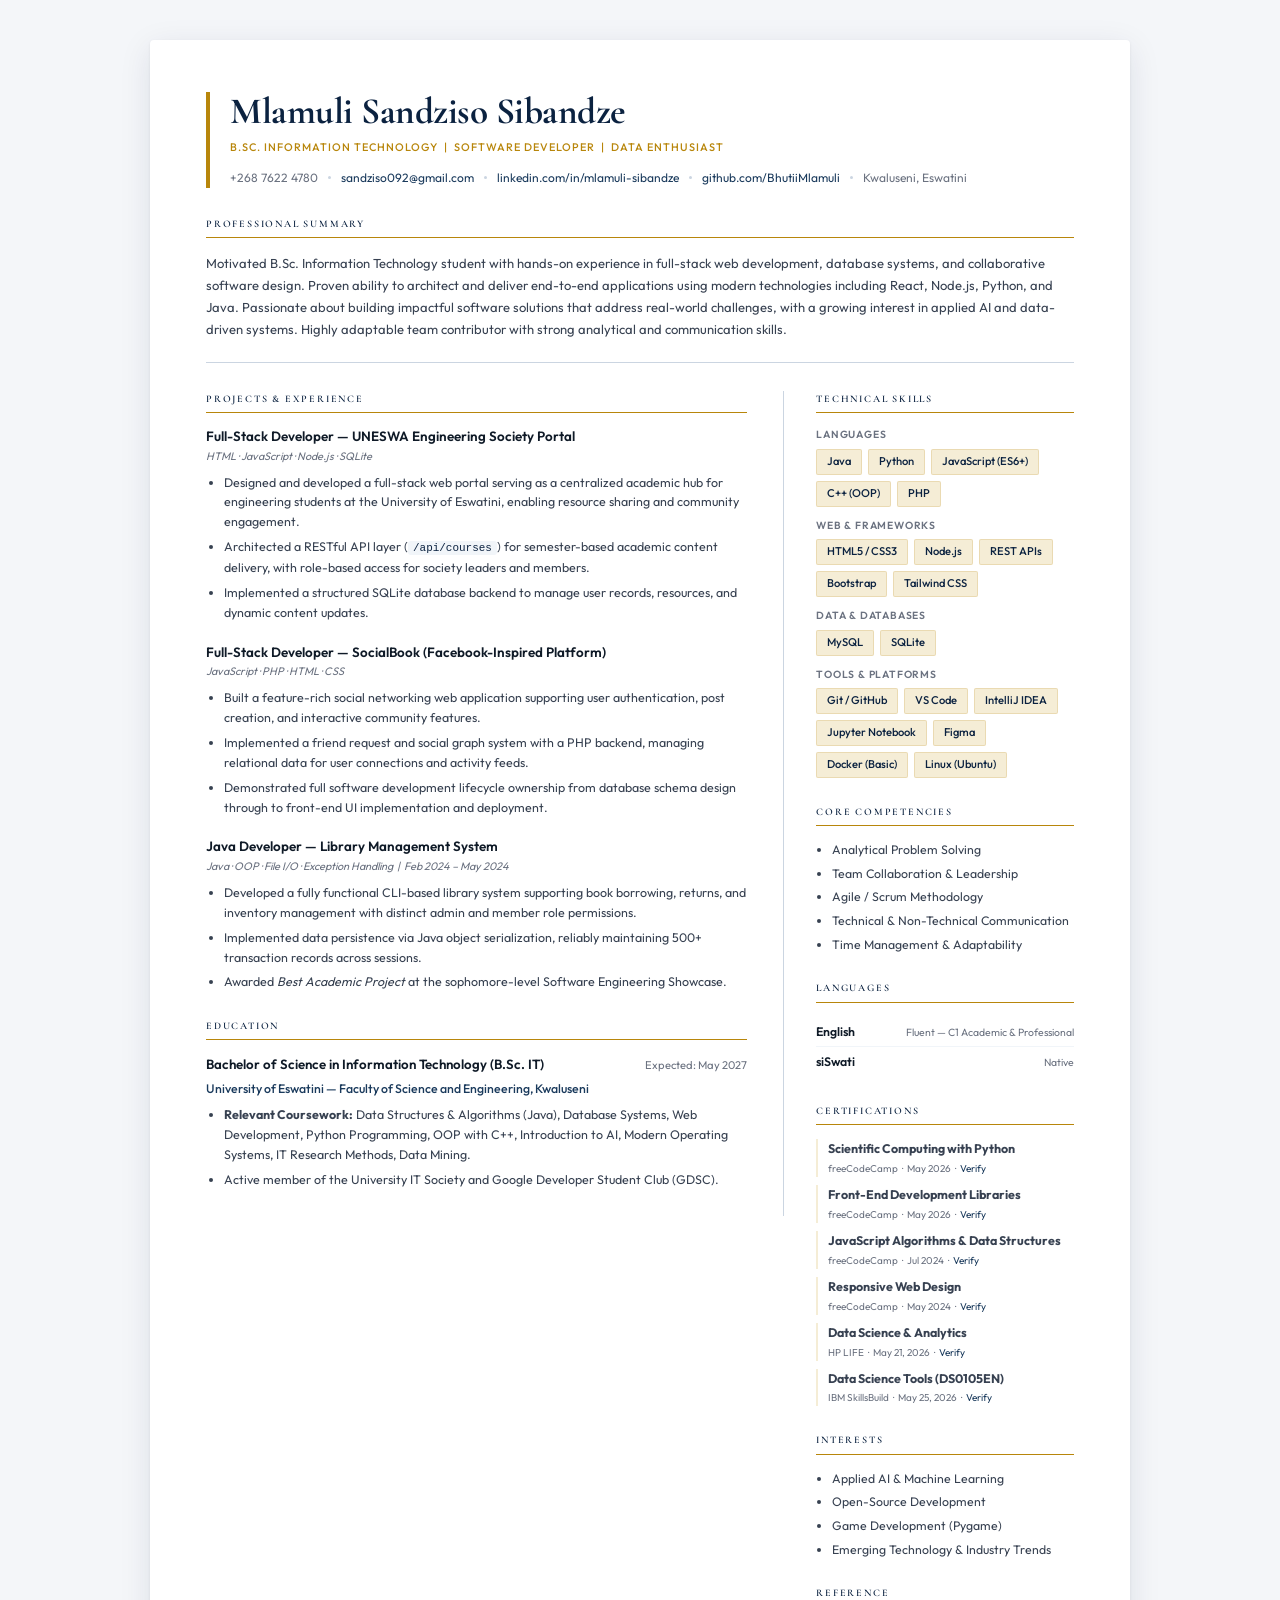
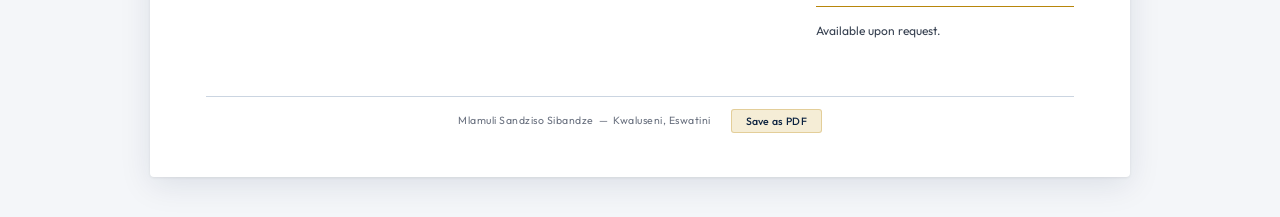
<file: index.html>
<!DOCTYPE html>
<html lang="en">
<head>
  <meta charset="UTF-8">
  <meta name="viewport" content="width=device-width, initial-scale=1.0">
  <title>Mlamuli Sandziso Sibandze — Software Developer</title>
  <link rel="preconnect" href="https://fonts.googleapis.com">
  <link rel="preconnect" href="https://fonts.gstatic.com" crossorigin>
  <link href="https://fonts.googleapis.com/css2?family=Cormorant+Garamond:wght@400;600;700&family=Outfit:wght@300;400;500;600&display=swap" rel="stylesheet">
  <style>
/* ========== RESET ========== */
*, *::before, *::after {
  margin: 0;
  padding: 0;
  box-sizing: border-box;
}

/* ========== DESIGN TOKENS ========== */
:root {
  --navy:       #0B2240;
  --navy-mid:   #1A3A5C;
  --accent:     #B8860B;
  --accent-light: #F5EDD6;
  --text-dark:  #0F1A27;
  --text-mid:   #374151;
  --text-muted: #6B7280;
  --border:     #D1D5DB;
  --bg-page:    #F4F6F9;
  --bg-card:    #FFFFFF;
  --rule-color: #CBD5E1;
}

/* ========== BASE ========== */
body {
  font-family: 'Outfit', 'Segoe UI', sans-serif;
  font-weight: 400;
  font-size: 14px;
  line-height: 1.6;
  color: var(--text-mid);
  background: var(--bg-page);
  padding: 40px 20px;
}

a {
  color: var(--navy-mid);
  text-decoration: none;
}

a:hover {
  color: var(--accent);
  text-decoration: underline;
}

code {
  font-family: 'Courier New', monospace;
  font-size: 0.88em;
  background: #F1F5F9;
  padding: 1px 5px;
  border-radius: 3px;
  color: var(--navy);
}

/* ========== CONTAINER ========== */
.container {
  max-width: 980px;
  margin: 0 auto;
  background: var(--bg-card);
  border-radius: 4px;
  box-shadow:
    0 1px 3px rgba(0,0,0,0.07),
    0 8px 32px rgba(11,34,64,0.10);
  padding: 52px 56px 44px;
}

/* ========== HEADER ========== */
.header {
  margin-bottom: 28px;
  border-left: 4px solid var(--accent);
  padding-left: 20px;
}

h1 {
  font-family: 'Cormorant Garamond', Georgia, serif;
  font-size: 2.65em;
  font-weight: 700;
  color: var(--navy);
  letter-spacing: -0.5px;
  line-height: 1.1;
  margin-bottom: 6px;
}

.tagline {
  font-size: 0.92em;
  font-weight: 500;
  color: var(--accent);
  letter-spacing: 0.3px;
  margin-bottom: 12px;
  text-transform: uppercase;
  font-size: 0.78em;
  letter-spacing: 1px;
}

.contact {
  display: flex;
  flex-wrap: wrap;
  align-items: center;
  gap: 6px 0;
  font-size: 0.86em;
  color: var(--text-muted);
}

.contact span,
.contact a {
  color: var(--text-muted);
  white-space: nowrap;
}

.contact a {
  color: var(--navy-mid);
}

.dot {
  display: inline-block;
  width: 3px;
  height: 3px;
  border-radius: 50%;
  background: var(--rule-color);
  margin: 0 10px;
  vertical-align: middle;
  flex-shrink: 0;
}

/* ========== DIVIDER ========== */
.divider {
  height: 1px;
  background: var(--rule-color);
  margin: 0 0 28px;
}

/* ========== TWO-COLUMN ========== */
.two-column {
  display: flex;
  gap: 0;
  align-items: flex-start;
}

.left  {
  flex: 2.1;
  min-width: 0;
  padding-right: 36px;
  border-right: 1px solid var(--rule-color);
}

.right {
  flex: 1;
  min-width: 0;
  padding-left: 32px;
}

/* ========== SECTION ========== */
.section {
  margin-bottom: 26px;
}

.full-width {
  margin-bottom: 22px;
}

h2.section-title {
  font-family: 'Cormorant Garamond', Georgia, serif;
  font-size: 0.72em;
  font-weight: 600;
  color: var(--navy);
  letter-spacing: 1.8px;
  text-transform: uppercase;
  padding-bottom: 5px;
  margin-bottom: 14px;
  border-bottom: 1.5px solid var(--accent);
}

/* ========== SUMMARY ========== */
.summary-text {
  font-size: 0.93em;
  color: var(--text-mid);
  line-height: 1.7;
}

/* ========== EXPERIENCE / PROJECTS ========== */
.exp-item {
  margin-bottom: 20px;
}

.exp-item:last-child {
  margin-bottom: 0;
}

.exp-header {
  display: flex;
  flex-direction: column;
  gap: 2px;
  margin-bottom: 7px;
}

.exp-header strong {
  font-size: 0.96em;
  font-weight: 600;
  color: var(--text-dark);
  line-height: 1.4;
}

.tech-stack {
  font-size: 0.78em;
  color: var(--text-muted);
  font-weight: 400;
  font-style: italic;
}

ul {
  padding-left: 18px;
  margin: 0;
}

li {
  margin-bottom: 5px;
  font-size: 0.89em;
  color: var(--text-mid);
  line-height: 1.6;
}

li:last-child {
  margin-bottom: 0;
}

/* ========== EDUCATION ========== */
.edu-item {
  margin-bottom: 10px;
}

.edu-header {
  display: flex;
  justify-content: space-between;
  align-items: baseline;
  flex-wrap: wrap;
  gap: 4px;
  margin-bottom: 3px;
}

.edu-header strong {
  font-size: 0.95em;
  font-weight: 600;
  color: var(--text-dark);
}

.edu-date {
  font-size: 0.8em;
  color: var(--text-muted);
  white-space: nowrap;
}

.edu-institution {
  font-size: 0.88em;
  color: var(--navy-mid);
  margin-bottom: 7px;
  font-weight: 500;
}

/* ========== CERTIFICATIONS ========== */
.cert-item {
  font-size: 0.89em;
  color: var(--text-mid);
  margin-bottom: 8px;
  padding-left: 10px;
  border-left: 2px solid var(--accent-light);
}

.cert-note {
  display: block;
  font-size: 0.85em;
  color: var(--text-muted);
  font-style: italic;
}

.cert-meta {
  display: block;
  font-size: 0.8em;
  color: var(--text-muted);
  margin-top: 2px;
}

/* ========== SKILL CATEGORIES ========== */
.skill-category {
  margin-bottom: 11px;
}

.skill-label {
  display: block;
  font-size: 0.74em;
  font-weight: 600;
  color: var(--text-muted);
  text-transform: uppercase;
  letter-spacing: 0.8px;
  margin-bottom: 5px;
}

.skill-list {
  display: flex;
  flex-wrap: wrap;
  gap: 6px;
}

.skill {
  background: var(--accent-light);
  color: var(--navy);
  padding: 3px 10px;
  border-radius: 2px;
  font-size: 0.8em;
  font-weight: 500;
  border: 1px solid rgba(184,134,11,0.18);
  transition: background 0.15s;
}

.skill:hover {
  background: #EDD99A;
}

/* ========== PLAIN LIST ========== */
.plain-list {
  padding-left: 16px;
  list-style: disc;
}

.plain-list li {
  margin-bottom: 4px;
  font-size: 0.88em;
}

/* ========== LANGUAGES ========== */
.language-item {
  display: flex;
  justify-content: space-between;
  align-items: baseline;
  font-size: 0.88em;
  padding: 5px 0;
  border-bottom: 1px solid #F1F5F9;
}

.language-item:last-child {
  border-bottom: none;
}

.lang-name {
  font-weight: 600;
  color: var(--text-dark);
}

.lang-level {
  font-size: 0.85em;
  color: var(--text-muted);
}

/* ========== REFERENCE ========== */
.reference-text {
  font-size: 0.86em;
  color: var(--text-mid);
  line-height: 1.7;
}

/* ========== FOOTER ========== */
.footer {
  margin-top: 28px;
  text-align: center;
}

.footer-line {
  height: 1px;
  background: var(--rule-color);
  margin-bottom: 12px;
}

.footer-inner {
  display: flex;
  justify-content: center;
  align-items: center;
  gap: 20px;
  flex-wrap: wrap;
}

.footer span {
  font-size: 0.75em;
  color: var(--text-muted);
  letter-spacing: 0.5px;
}

.print-btn {
  font-family: 'Outfit', sans-serif;
  font-size: 0.75em;
  font-weight: 500;
  color: var(--navy);
  background: var(--accent-light);
  border: 1px solid rgba(184,134,11,0.3);
  border-radius: 3px;
  padding: 4px 14px;
  cursor: pointer;
  transition: background 0.15s;
  letter-spacing: 0.3px;
}

.print-btn:hover {
  background: #EDD99A;
}

/* ========== RESPONSIVE ========== */
@media (max-width: 720px) {
  body {
    padding: 16px 12px;
  }

  .container {
    padding: 28px 22px;
  }

  h1 {
    font-size: 2em;
  }

  .two-column {
    flex-direction: column;
    gap: 0;
  }

  .left {
    padding-right: 0;
    border-right: none;
    border-bottom: 1px solid var(--rule-color);
    padding-bottom: 24px;
    margin-bottom: 24px;
  }

  .right {
    padding-left: 0;
  }

  .edu-header {
    flex-direction: column;
  }

  .contact {
    gap: 4px;
  }

  .dot {
    display: none;
  }

  .contact span,
  .contact a {
    display: block;
    width: 100%;
  }
}

/* ========== PRINT ========== */
@media print {
  body {
    background: white;
    padding: 0;
    font-size: 12px;
  }

  .container {
    box-shadow: none;
    padding: 24px 28px;
    border-radius: 0;
    max-width: 100%;
  }

  h1 {
    font-size: 2.1em;
  }

  .print-btn {
    display: none;
  }

  .left {
    padding-right: 28px;
    border-right: 1px solid #ccc;
  }

  .right {
    padding-left: 28px;
  }

  .skill {
    border: 1px solid #ccc;
    background: #F8F8F8;
  }

  .skill:hover {
    background: #F8F8F8;
  }

  a {
    color: var(--navy-mid);
    text-decoration: none;
  }
  .exp-item,
  .cert-item {
    page-break-inside: avoid;
  }

  .section-title {
    page-break-after: avoid;
  }
}
  </style>
</head>
<body>
  <div class="container">

    <!-- HEADER -->
    <header class="header">
      <h1>Mlamuli Sandziso Sibandze</h1>
      <div class="tagline">B.Sc. Information Technology &nbsp;|&nbsp; Software Developer &nbsp;|&nbsp; Data Enthusiast</div>
      <div class="contact">
        <span>+268 7622 4780</span>
        <span class="dot"></span>
        <a href="mailto:sandziso092@gmail.com">sandziso092@gmail.com</a>
        <span class="dot"></span>
        <a href="https://linkedin.com/in/mlamuli-sibandze-a154a9291/" target="_blank">linkedin.com/in/mlamuli-sibandze</a>
        <span class="dot"></span>
        <a href="https://github.com/BhutiiMlamuli" target="_blank">github.com/BhutiiMlamuli</a>
        <span class="dot"></span>
        <span>Kwaluseni, Eswatini</span>
      </div>
    </header>

    <!-- SUMMARY -->
    <section class="section full-width">
      <h2 class="section-title">Professional Summary</h2>
      <p class="summary-text">
        Motivated B.Sc. Information Technology student with hands-on experience in full-stack web development, database systems, and collaborative software design. Proven ability to architect and deliver end-to-end applications using modern technologies including React, Node.js, Python, and Java. Passionate about building impactful software solutions that address real-world challenges, with a growing interest in applied AI and data-driven systems. Highly adaptable team contributor with strong analytical and communication skills.
      </p>
    </section>

    <div class="divider"></div>

    <!-- TWO-COLUMN BODY -->
    <div class="two-column">

      <!-- LEFT: Main content -->
      <div class="left">

        <!-- PROJECTS & EXPERIENCE -->
        <section class="section">
          <h2 class="section-title">Projects &amp; Experience</h2>

          <div class="exp-item">
            <div class="exp-header">
              <strong>Full-Stack Developer — UNESWA Engineering Society Portal</strong>
              <span class="tech-stack">HTML · JavaScript · Node.js · SQLite</span>
            </div>
            <ul>
              <li>Designed and developed a full-stack web portal serving as a centralized academic hub for engineering students at the University of Eswatini, enabling resource sharing and community engagement.</li>
              <li>Architected a RESTful API layer (<code>/api/courses</code>) for semester-based academic content delivery, with role-based access for society leaders and members.</li>
              <li>Implemented a structured SQLite database backend to manage user records, resources, and dynamic content updates.</li>
            </ul>
          </div>

          <div class="exp-item">
            <div class="exp-header">
              <strong>Full-Stack Developer — SocialBook (Facebook-Inspired Platform)</strong>
              <span class="tech-stack">JavaScript · PHP · HTML · CSS</span>
            </div>
            <ul>
              <li>Built a feature-rich social networking web application supporting user authentication, post creation, and interactive community features.</li>
              <li>Implemented a friend request and social graph system with a PHP backend, managing relational data for user connections and activity feeds.</li>
              <li>Demonstrated full software development lifecycle ownership from database schema design through to front-end UI implementation and deployment.</li>
            </ul>
          </div>

          <div class="exp-item">
            <div class="exp-header">
              <strong>Java Developer — Library Management System</strong>
              <span class="tech-stack">Java · OOP · File I/O · Exception Handling &nbsp;|&nbsp; Feb 2024 – May 2024</span>
            </div>
            <ul>
              <li>Developed a fully functional CLI-based library system supporting book borrowing, returns, and inventory management with distinct admin and member role permissions.</li>
              <li>Implemented data persistence via Java object serialization, reliably maintaining 500+ transaction records across sessions.</li>
              <li>Awarded <em>Best Academic Project</em> at the sophomore-level Software Engineering Showcase.</li>
            </ul>
          </div>
        </section>

        <!-- EDUCATION -->
        <section class="section">
          <h2 class="section-title">Education</h2>
          <div class="edu-item">
            <div class="edu-header">
              <strong>Bachelor of Science in Information Technology (B.Sc. IT)</strong>
              <span class="edu-date">Expected: May 2027</span>
            </div>
            <div class="edu-institution">University of Eswatini — Faculty of Science and Engineering, Kwaluseni</div>
            <ul>
              <li><strong>Relevant Coursework:</strong> Data Structures &amp; Algorithms (Java), Database Systems, Web Development, Python Programming, OOP with C++, Introduction to AI, Modern Operating Systems, IT Research Methods, Data Mining.</li>
              <li>Active member of the University IT Society and Google Developer Student Club (GDSC).</li>
            </ul>
          </div>
        </section>

      </div>

      <!-- RIGHT COLUMN -->
      <div class="right">

        <!-- TECHNICAL SKILLS -->
        <section class="section">
          <h2 class="section-title">Technical Skills</h2>
          <div class="skill-category">
            <span class="skill-label">Languages</span>
            <div class="skill-list">
              <span class="skill">Java</span>
              <span class="skill">Python</span>
              <span class="skill">JavaScript (ES6+)</span>
              <span class="skill">C++ (OOP)</span>
              <span class="skill">PHP</span>
            </div>
          </div>
          <div class="skill-category">
            <span class="skill-label">Web &amp; Frameworks</span>
            <div class="skill-list">
              <span class="skill">HTML5 / CSS3</span>
              <span class="skill">Node.js</span>
              <span class="skill">REST APIs</span>
              <span class="skill">Bootstrap</span>
              <span class="skill">Tailwind CSS</span>
            </div>
          </div>
          <div class="skill-category">
            <span class="skill-label">Data &amp; Databases</span>
            <div class="skill-list">
              <span class="skill">MySQL</span>
              <span class="skill">SQLite</span>
            </div>
          </div>
          <div class="skill-category">
            <span class="skill-label">Tools &amp; Platforms</span>
            <div class="skill-list">
              <span class="skill">Git / GitHub</span>
              <span class="skill">VS Code</span>
              <span class="skill">IntelliJ IDEA</span>
              <span class="skill">Jupyter Notebook</span>
              <span class="skill">Figma</span>
              <span class="skill">Docker (Basic)</span>
              <span class="skill">Linux (Ubuntu)</span>
            </div>
          </div>
        </section>

        <!-- SOFT SKILLS -->
        <section class="section">
          <h2 class="section-title">Core Competencies</h2>
          <ul class="plain-list">
            <li>Analytical Problem Solving</li>
            <li>Team Collaboration &amp; Leadership</li>
            <li>Agile / Scrum Methodology</li>
            <li>Technical &amp; Non-Technical Communication</li>
            <li>Time Management &amp; Adaptability</li>
          </ul>
        </section>

        <!-- LANGUAGES -->
        <section class="section">
          <h2 class="section-title">Languages</h2>
          <div class="language-item">
            <span class="lang-name">English</span>
            <span class="lang-level">Fluent — C1 Academic &amp; Professional</span>
          </div>
          <div class="language-item">
            <span class="lang-name">siSwati</span>
            <span class="lang-level">Native</span>
          </div>

        </section>

        <!-- CERTIFICATIONS -->
        <section class="section">
          <h2 class="section-title">Certifications</h2>
          <div class="cert-item">
            <strong>Scientific Computing with Python</strong>
            <span class="cert-meta">freeCodeCamp &nbsp;·&nbsp; May 2026 &nbsp;·&nbsp; <a href="https://freecodecamp.org/certification/bhutiimlamuli/scientific-computing-with-python-v7" target="_blank">Verify</a></span>
          </div>
          <div class="cert-item">
            <strong>Front-End Development Libraries</strong>
            <span class="cert-meta">freeCodeCamp &nbsp;·&nbsp; May 2026 &nbsp;·&nbsp; <a href="https://freecodecamp.org/certification/bhutiimlamuli/front-end-development-libraries" target="_blank">Verify</a></span>
          </div>
          <div class="cert-item">
            <strong>JavaScript Algorithms &amp; Data Structures</strong>
            <span class="cert-meta">freeCodeCamp &nbsp;·&nbsp; Jul 2024 &nbsp;·&nbsp; <a href="https://freecodecamp.org/certification/bhutiimlamuli/javascript-algorithms-and-data-structures-v8" target="_blank">Verify</a></span>
          </div>
          <div class="cert-item">
            <strong>Responsive Web Design</strong>
            <span class="cert-meta">freeCodeCamp &nbsp;·&nbsp; May 2024 &nbsp;·&nbsp; <a href="https://freecodecamp.org/certification/bhutiimlamuli/responsive-web-design" target="_blank">Verify</a></span>
          </div>
          <!-- HP LIFE Data Science & Analytics with verification link -->
          <div class="cert-item">
            <strong>Data Science &amp; Analytics</strong>
            <span class="cert-meta">HP LIFE &nbsp;·&nbsp; May 21, 2026 &nbsp;·&nbsp; <a href="https://www.life-global.org/course/344-data-science-and-analytics" target="_blank">Verify</a></span>
          </div>
          <!-- IBM Data Science Tools with verification link -->
          <div class="cert-item">
            <strong>Data Science Tools (DS0105EN)</strong>
            <span class="cert-meta">IBM SkillsBuild &nbsp;·&nbsp; May 25, 2026 &nbsp;·&nbsp; <a href="https://courses.yl-ptech.skillsnetwork.site/certificates/a5a1d0cff00c47fda036a4ab46450f1d" target="_blank">Verify</a></span>
          </div>
        </section>

        <!-- INTERESTS -->
        <section class="section">
          <h2 class="section-title">Interests</h2>
          <ul class="plain-list">
            <li>Applied AI &amp; Machine Learning</li>
            <li>Open-Source Development</li>
            <li>Game Development (Pygame)</li>
            <li>Emerging Technology &amp; Industry Trends</li>
          </ul>
        </section>

        <!-- REFERENCE - Simplified as requested -->
        <section class="section">
          <h2 class="section-title">Reference</h2>
          <p class="reference-text">Available upon request.</p>
        </section>

      </div>
    </div>

    <footer class="footer">
      <div class="footer-line"></div>
      <div class="footer-inner">
        <span>Mlamuli Sandziso Sibandze &nbsp;&mdash;&nbsp; Kwaluseni, Eswatini</span>
        <button class="print-btn" onclick="window.print()">Save as PDF</button>
      </div>
    </footer>

  </div>
</body>
</html>
</file>
